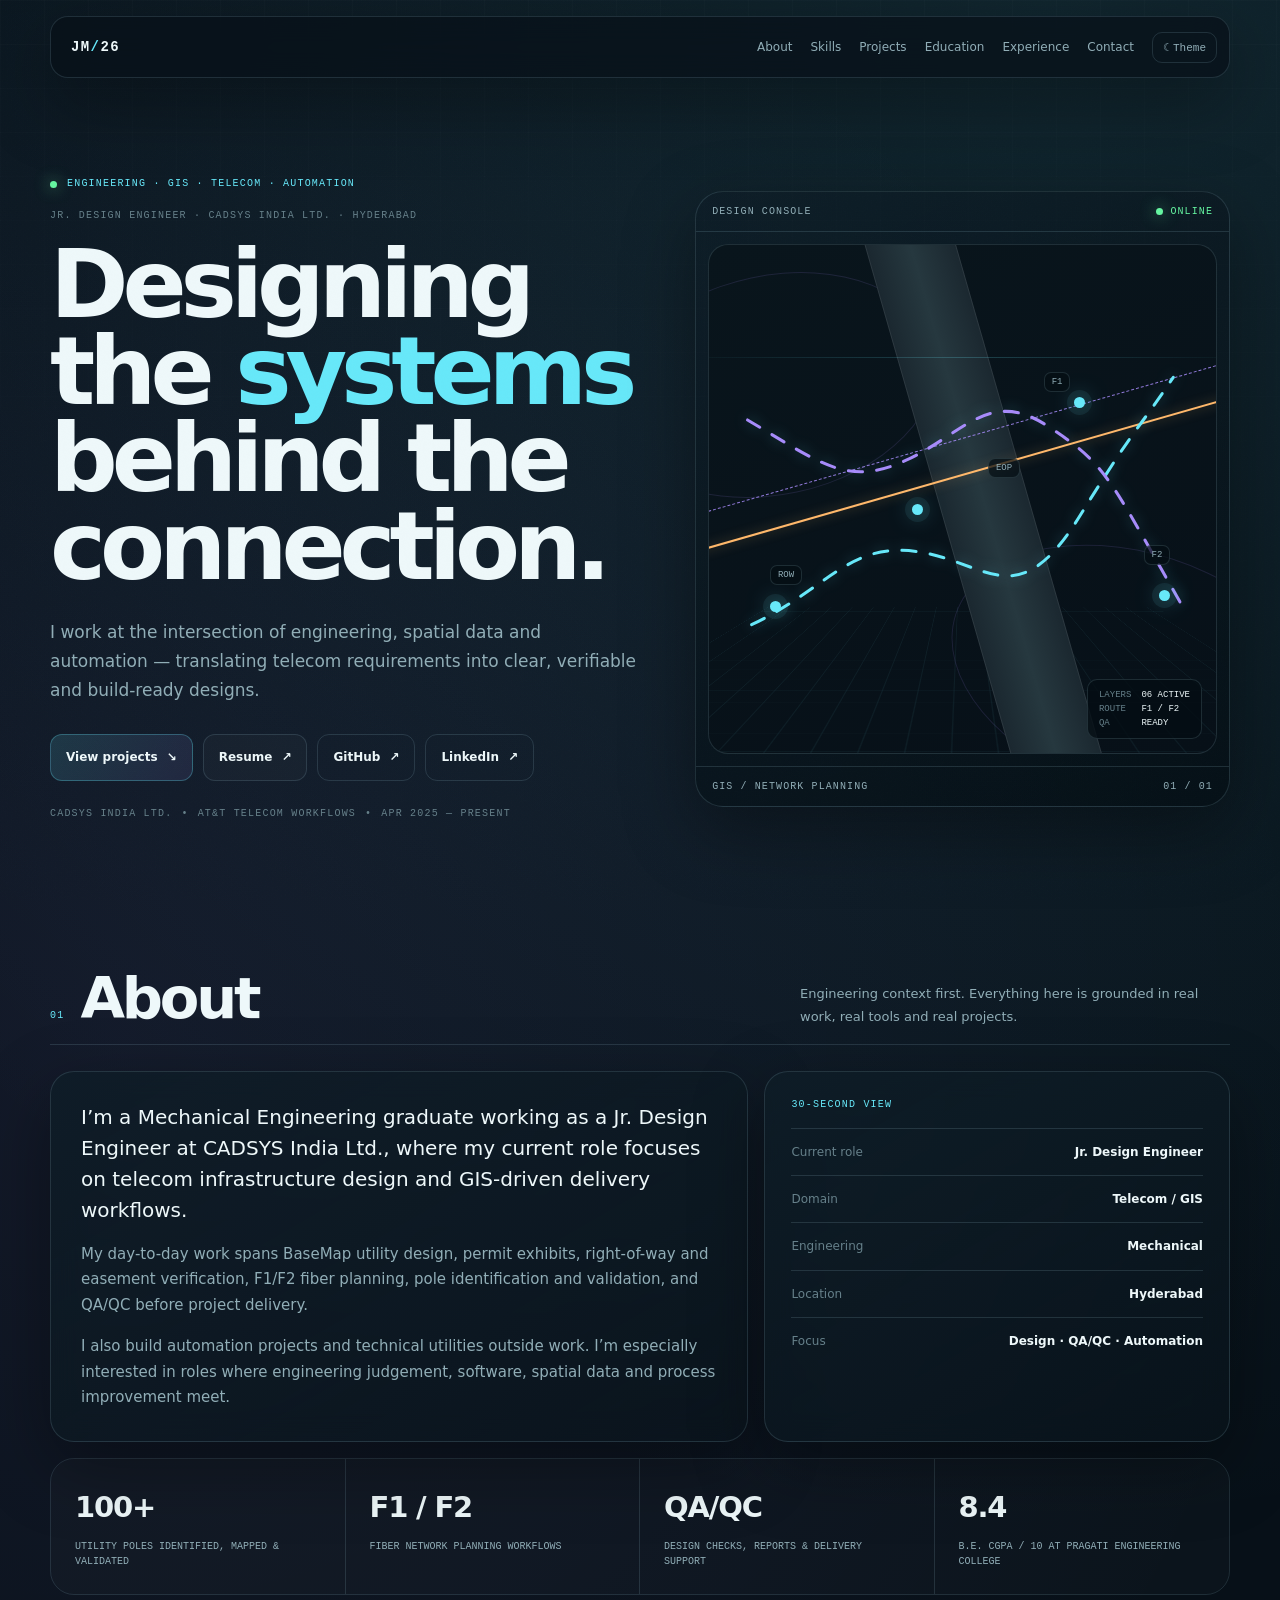
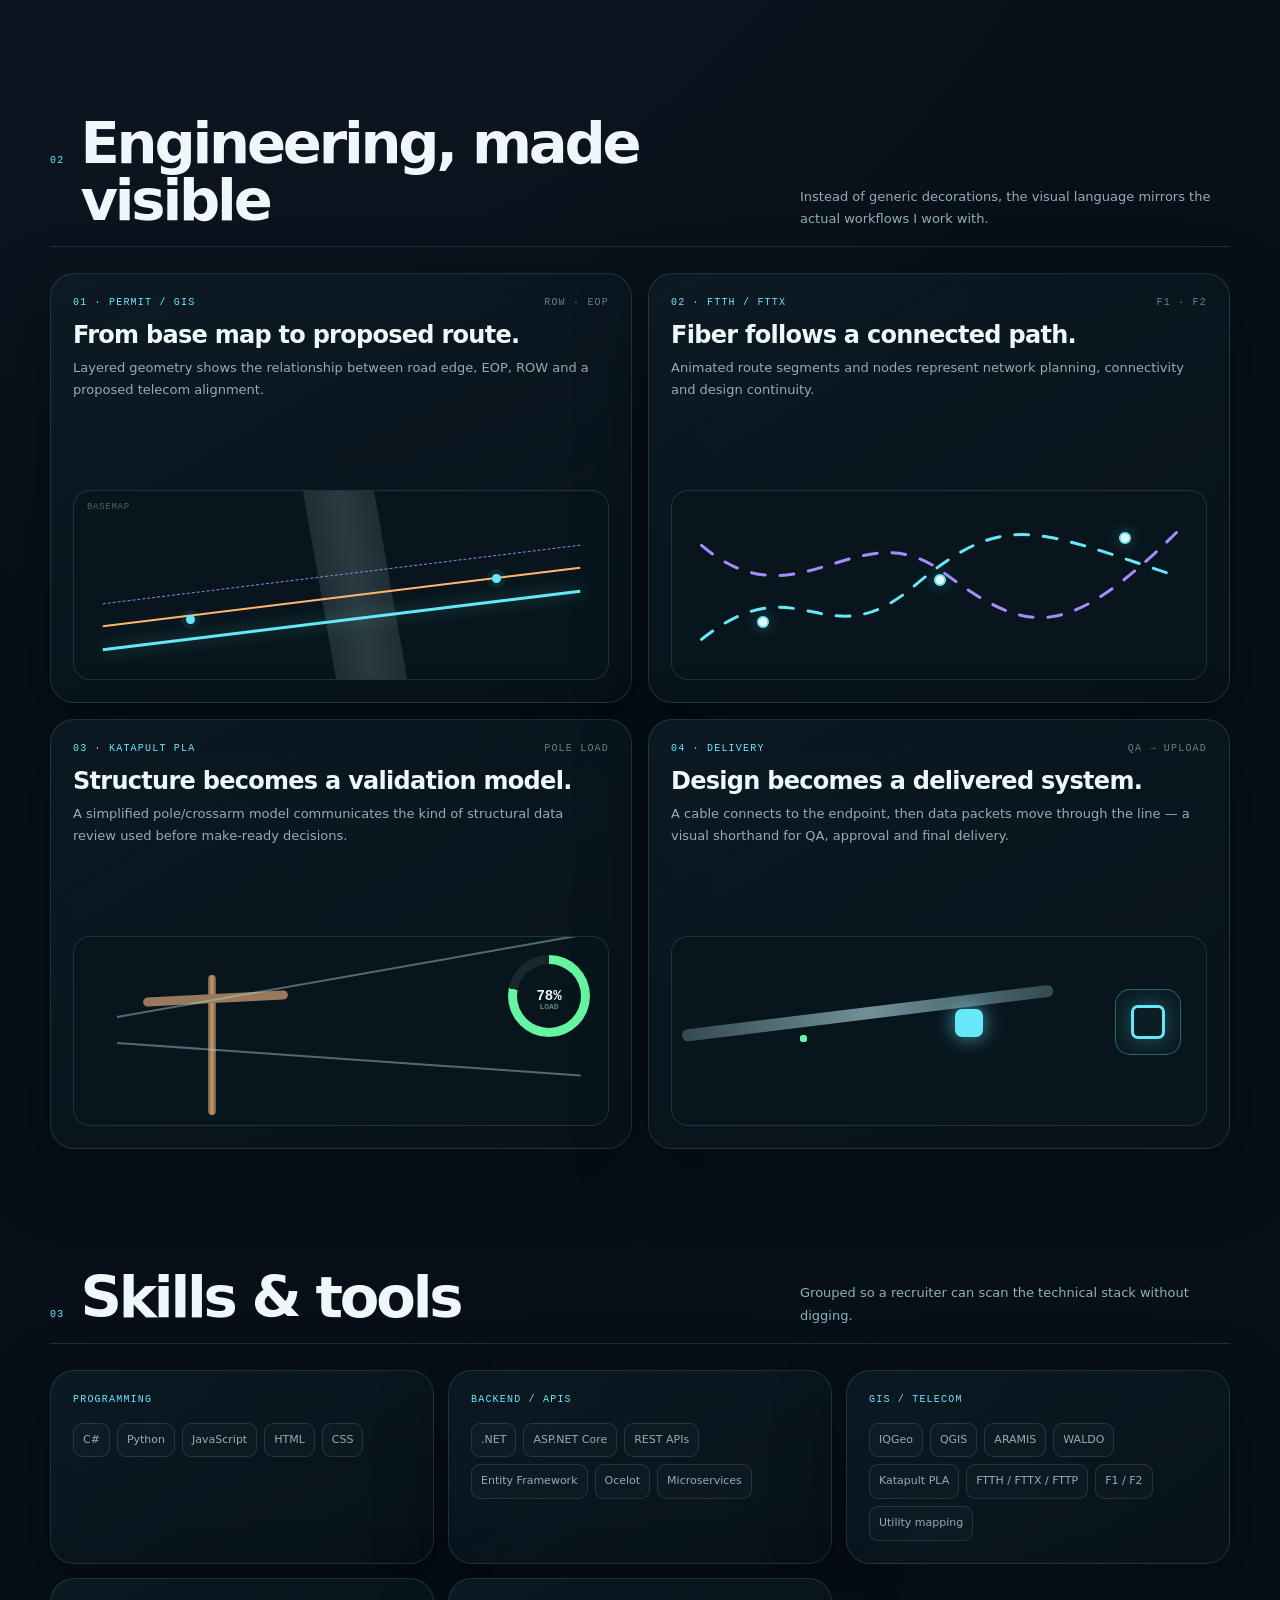
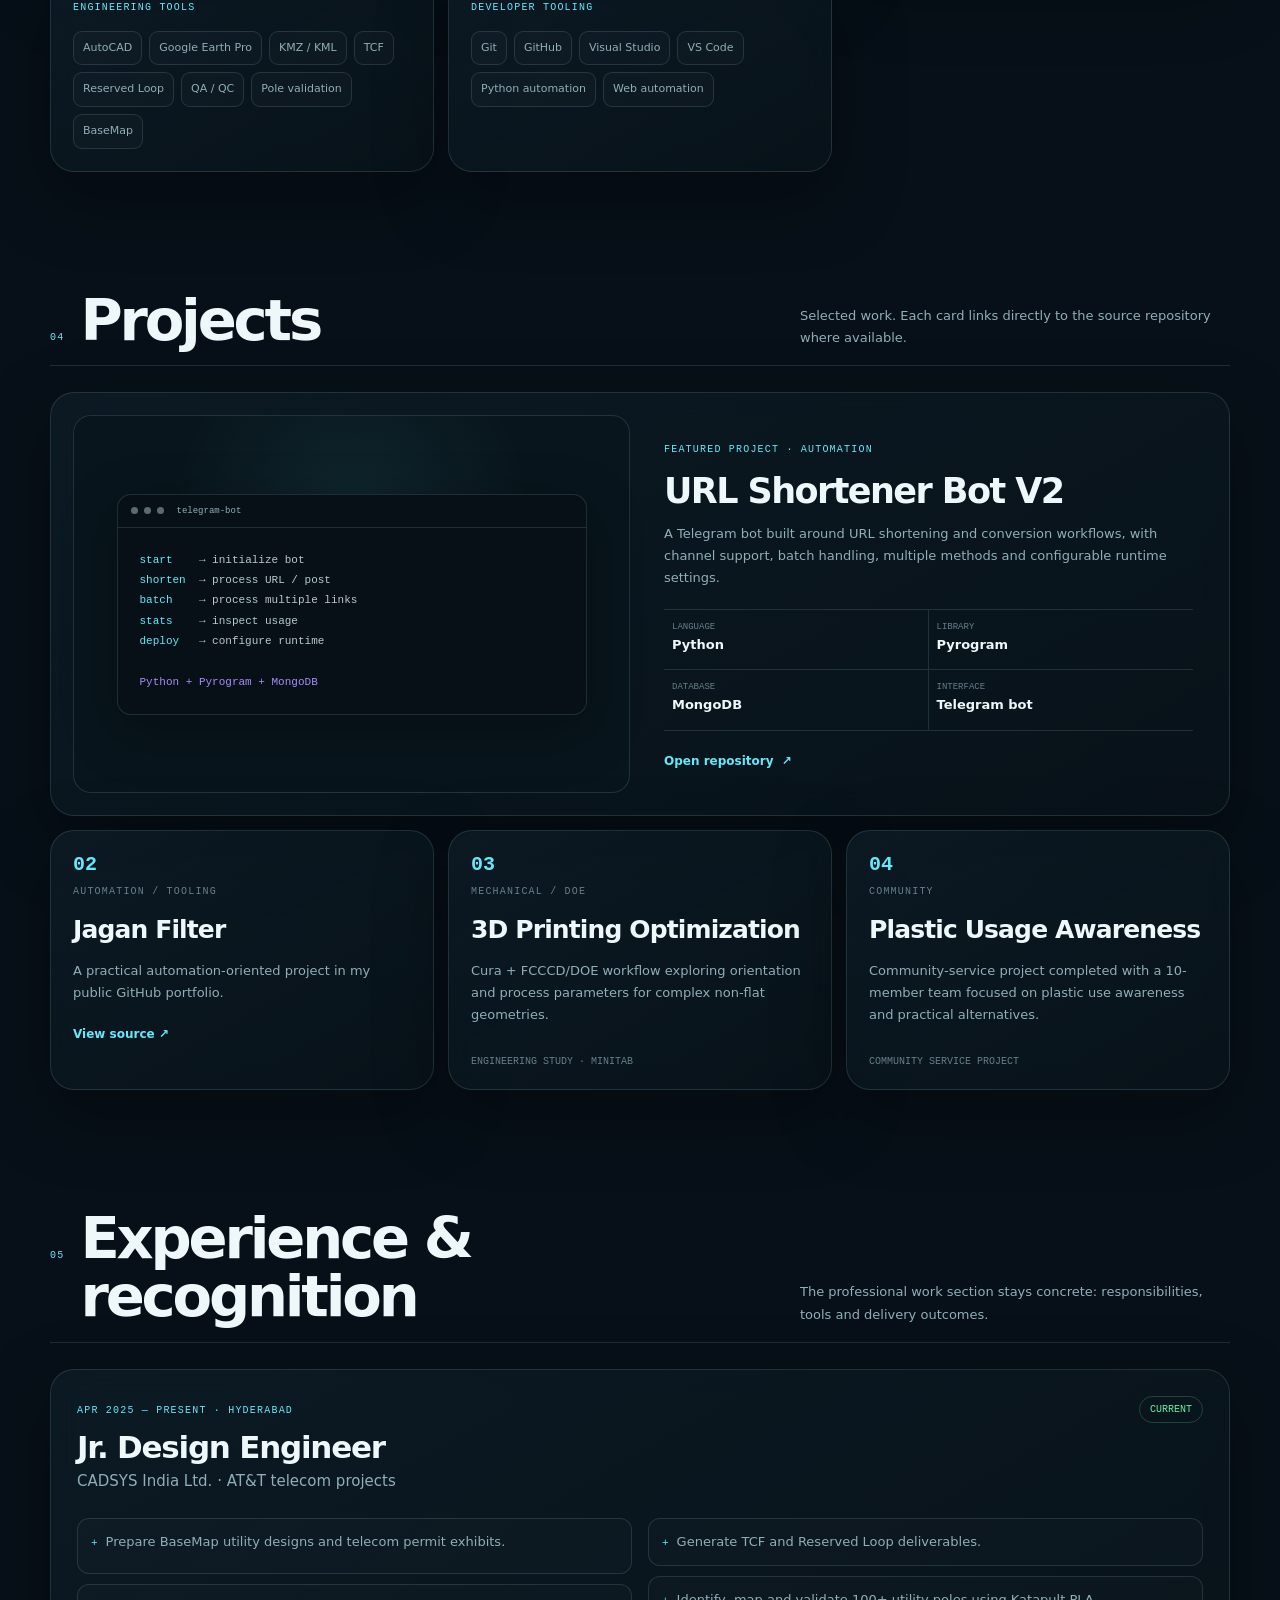
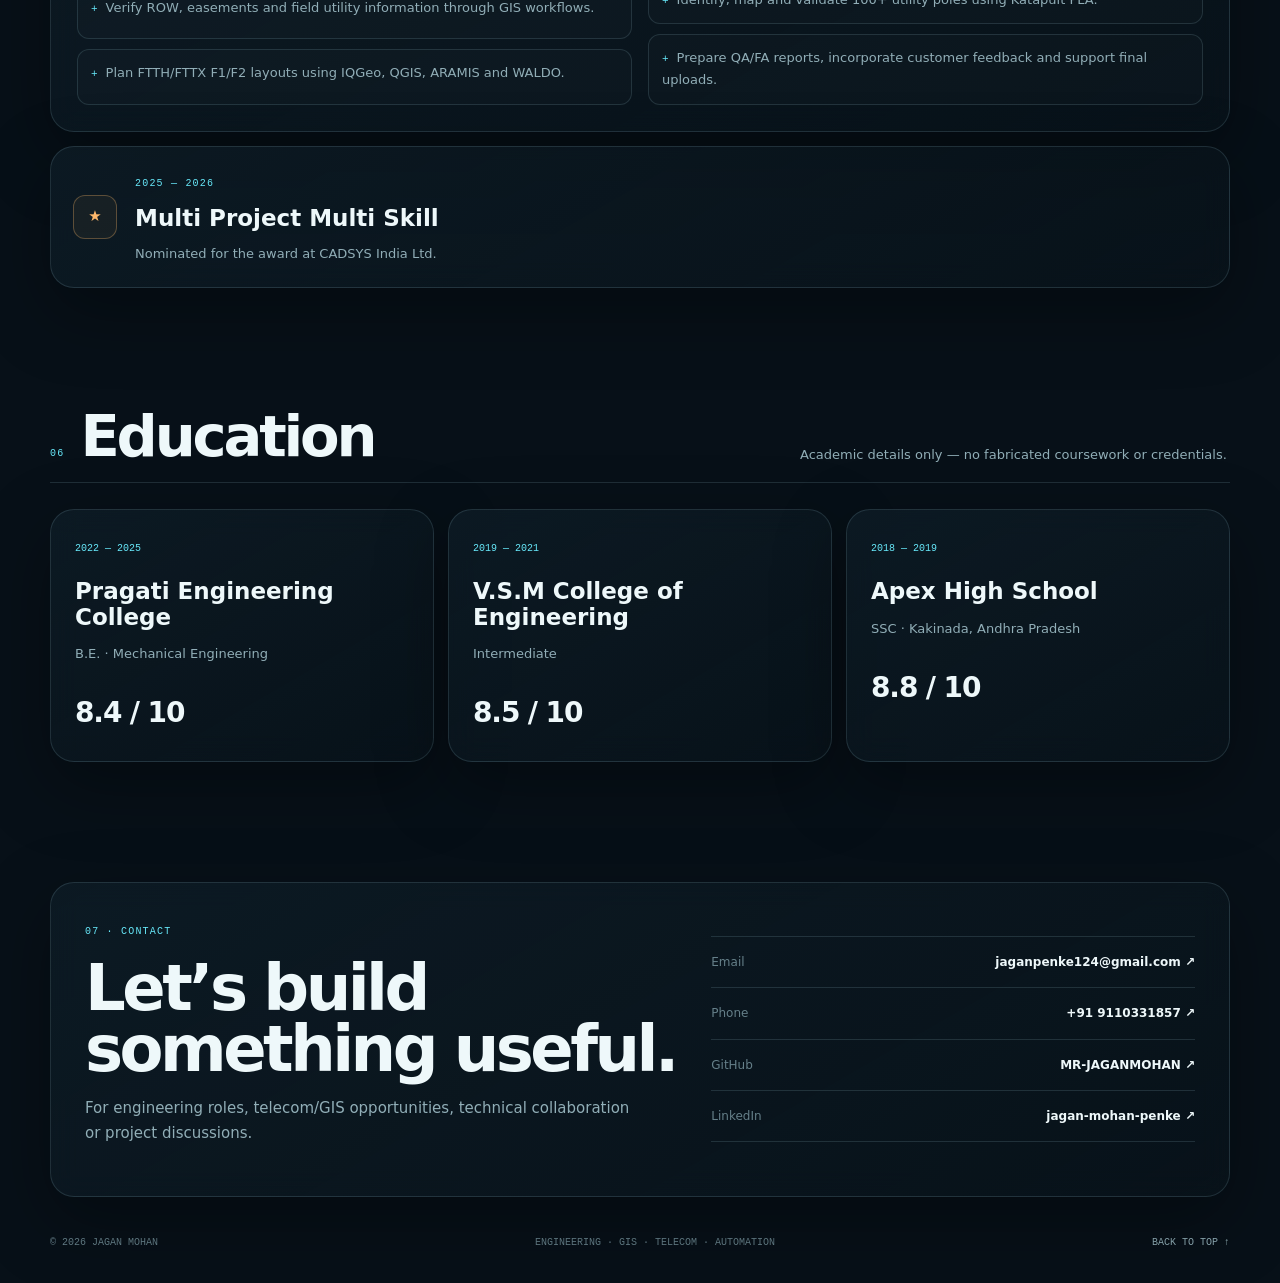
<file: index.html>
<!doctype html>
<html lang="en" data-theme="dark">
<head>
  <meta charset="utf-8">
  <meta name="viewport" content="width=device-width, initial-scale=1">
  <meta name="theme-color" content="#071018">
  <meta name="description" content="Jagan Mohan — Jr. Design Engineer working across telecom infrastructure, GIS, FTTH/FTTX, CAD, utility mapping and QA/QC.">
  <meta property="og:title" content="Jagan Mohan — Engineering & Technology Portfolio">
  <meta property="og:description" content="Engineering portfolio covering telecom design, GIS, automation, CAD, fiber network planning and technical projects.">
  <meta property="og:type" content="website">
  <meta property="og:url" content="https://mr-jaganmohan.github.io/portofolio/">
  <meta name="twitter:card" content="summary">
  <title>Jagan Mohan — Engineering & Technology Portfolio</title>
  <link rel="icon" href="assets/img/favicon.svg" type="image/svg+xml">
  <link rel="stylesheet" href="assets/css/style.css">
</head>
<body>
<a class="skip-link" href="#main">Skip to content</a>
<div class="page-noise" aria-hidden="true"></div>
<header class="site-header" id="home"><div class="container nav-wrap">
  <a class="brand" href="#home" aria-label="Jagan Mohan home"><span>JM</span><i>/</i>26</a>
  <button class="nav-toggle" type="button" aria-expanded="false" aria-controls="site-nav">Menu</button>
  <nav class="site-nav" id="site-nav" aria-label="Primary navigation">
    <a href="#about">About</a><a href="#skills">Skills</a><a href="#projects">Projects</a><a href="#education">Education</a><a href="#experience">Experience</a><a href="#contact">Contact</a>
    <button class="theme-toggle" type="button" aria-label="Switch theme" title="Switch theme"><span class="theme-icon">☾</span><span class="theme-label">Theme</span></button>
  </nav>
</div></header>
<main id="main">
<section class="hero container reveal">
  <div class="hero-copy">
    <div class="eyebrow"><span class="status-dot"></span> ENGINEERING · GIS · TELECOM · AUTOMATION</div>
    <p class="hero-kicker">Jr. Design Engineer · CADSYS India Ltd. · Hyderabad</p>
    <h1>Designing the <em>systems</em> behind the connection.</h1>
    <p class="hero-lead">I work at the intersection of engineering, spatial data and automation — translating telecom requirements into clear, verifiable and build-ready designs.</p>
    <div class="hero-actions"><a class="button button-primary" href="#projects">View projects <span>↘</span></a><a class="button button-secondary" href="mailto:jaganpenke124@gmail.com?subject=Resume%20request%20-%20Jagan%20Mohan">Resume <span>↗</span></a><a class="button button-ghost" href="https://github.com/MR-JAGANMOHAN" target="_blank" rel="noreferrer">GitHub <span>↗</span></a><a class="button button-ghost" href="https://www.linkedin.com/in/jagan-mohan-penke/" target="_blank" rel="noreferrer">LinkedIn <span>↗</span></a></div>
    <div class="hero-meta"><span>CADSYS India Ltd.</span><span>•</span><span>AT&amp;T telecom workflows</span><span>•</span><span>Apr 2025 — Present</span></div>
  </div>
  <aside class="engineering-console" aria-label="Interactive engineering visual">
    <div class="console-head"><span>DESIGN CONSOLE</span><b><i></i> ONLINE</b></div>
    <div class="console-body"><div class="map-grid"></div><div class="terrain terrain-one"></div><div class="terrain terrain-two"></div><div class="road-shape"></div><div class="line-eop"></div><div class="line-row"></div>
      <svg class="fiber-network" viewBox="0 0 500 380" role="img" aria-label="Animated telecom route diagram"><path class="fiber-path" d="M42 314 C118 278, 138 232, 206 242 S304 306, 365 208 S419 128, 458 70"></path><path class="fiber-path alt" d="M38 112 C112 156, 137 178, 194 152 S276 80, 334 118 S393 166, 466 294"></path></svg>
      <div class="console-node node-a"></div><div class="console-node node-b"></div><div class="console-node node-c"></div><div class="console-node node-d"></div>
      <span class="map-label label-row">ROW</span><span class="map-label label-eop">EOP</span><span class="map-label label-f1">F1</span><span class="map-label label-f2">F2</span><div class="scan-line"></div>
      <div class="console-readout"><span>LAYERS</span><b>06 ACTIVE</b><span>ROUTE</span><b>F1 / F2</b><span>QA</span><b>READY</b></div>
    </div>
    <div class="console-foot"><span>GIS / NETWORK PLANNING</span><span>01 / 01</span></div>
  </aside>
</section>
<section class="section container reveal" id="about"><div class="section-head"><div><span class="section-index">01</span><h2>About</h2></div><p>Engineering context first. Everything here is grounded in real work, real tools and real projects.</p></div>
  <div class="about-grid"><article class="panel about-main"><p class="lead-copy">I’m a Mechanical Engineering graduate working as a Jr. Design Engineer at CADSYS India Ltd., where my current role focuses on telecom infrastructure design and GIS-driven delivery workflows.</p><p>My day-to-day work spans BaseMap utility design, permit exhibits, right-of-way and easement verification, F1/F2 fiber planning, pole identification and validation, and QA/QC before project delivery.</p><p>I also build automation projects and technical utilities outside work. I’m especially interested in roles where engineering judgement, software, spatial data and process improvement meet.</p></article>
  <aside class="panel recruiter-card"><div class="card-cap">30-SECOND VIEW</div><div class="quick-row"><span>Current role</span><strong>Jr. Design Engineer</strong></div><div class="quick-row"><span>Domain</span><strong>Telecom / GIS</strong></div><div class="quick-row"><span>Engineering</span><strong>Mechanical</strong></div><div class="quick-row"><span>Location</span><strong>Hyderabad</strong></div><div class="quick-row"><span>Focus</span><strong>Design · QA/QC · Automation</strong></div></aside></div>
  <div class="stat-strip"><div><strong>100+</strong><span>utility poles identified, mapped &amp; validated</span></div><div><strong>F1 / F2</strong><span>fiber network planning workflows</span></div><div><strong>QA/QC</strong><span>design checks, reports &amp; delivery support</span></div><div><strong>8.4</strong><span>B.E. CGPA / 10 at Pragati Engineering College</span></div></div>
</section>
<section class="section container reveal" id="systems"><div class="section-head"><div><span class="section-index">02</span><h2>Engineering, made visible</h2></div><p>Instead of generic decorations, the visual language mirrors the actual workflows I work with.</p></div>
  <div class="workflow-grid">
    <article class="workflow-card panel"><div class="workflow-top"><span>01 · PERMIT / GIS</span><b>ROW · EOP</b></div><h3>From base map to proposed route.</h3><p>Layered geometry shows the relationship between road edge, EOP, ROW and a proposed telecom alignment.</p><div class="workflow-art permit-art"><span class="art-road"></span><span class="art-row"></span><span class="art-eop"></span><span class="art-route"></span><span class="art-cross c1"></span><span class="art-cross c2"></span></div></article>
    <article class="workflow-card panel"><div class="workflow-top"><span>02 · FTTH / FTTX</span><b>F1 · F2</b></div><h3>Fiber follows a connected path.</h3><p>Animated route segments and nodes represent network planning, connectivity and design continuity.</p><div class="workflow-art fiber-art"><svg viewBox="0 0 520 190" aria-hidden="true"><path d="M20 150 C120 70 144 173 235 96 S356 38 500 86"></path><path class="second" d="M20 55 C118 138 178 18 264 82 S388 152 500 42"></path></svg><i class="route-node n1"></i><i class="route-node n2"></i><i class="route-node n3"></i></div></article>
    <article class="workflow-card panel"><div class="workflow-top"><span>03 · KATAPULT PLA</span><b>POLE LOAD</b></div><h3>Structure becomes a validation model.</h3><p>A simplified pole/crossarm model communicates the kind of structural data review used before make-ready decisions.</p><div class="workflow-art pole-art"><div class="pole-shaft"></div><div class="crossarm"></div><div class="wire wire-one"></div><div class="wire wire-two"></div><div class="load-gauge"><strong>78%</strong><span>LOAD</span></div></div></article>
    <article class="workflow-card panel"><div class="workflow-top"><span>04 · DELIVERY</span><b>QA → UPLOAD</b></div><h3>Design becomes a delivered system.</h3><p>A cable connects to the endpoint, then data packets move through the line — a visual shorthand for QA, approval and final delivery.</p><div class="workflow-art delivery-art"><div class="endpoint-port"></div><div class="cable-line"></div><div class="plug-head"></div><span class="packet p1"></span><span class="packet p2"></span><span class="packet p3"></span></div></article>
  </div>
</section>
<section class="section container reveal" id="skills"><div class="section-head"><div><span class="section-index">03</span><h2>Skills &amp; tools</h2></div><p>Grouped so a recruiter can scan the technical stack without digging.</p></div>
  <div class="skills-layout"><article class="skill-group panel"><div class="card-cap">PROGRAMMING</div><div class="skill-list"><span>C#</span><span>Python</span><span>JavaScript</span><span>HTML</span><span>CSS</span></div></article><article class="skill-group panel"><div class="card-cap">BACKEND / APIS</div><div class="skill-list"><span>.NET</span><span>ASP.NET Core</span><span>REST APIs</span><span>Entity Framework</span><span>Ocelot</span><span>Microservices</span></div></article><article class="skill-group panel"><div class="card-cap">GIS / TELECOM</div><div class="skill-list"><span>IQGeo</span><span>QGIS</span><span>ARAMIS</span><span>WALDO</span><span>Katapult PLA</span><span>FTTH / FTTX / FTTP</span><span>F1 / F2</span><span>Utility mapping</span></div></article><article class="skill-group panel"><div class="card-cap">ENGINEERING TOOLS</div><div class="skill-list"><span>AutoCAD</span><span>Google Earth Pro</span><span>KMZ / KML</span><span>TCF</span><span>Reserved Loop</span><span>QA / QC</span><span>Pole validation</span><span>BaseMap</span></div></article><article class="skill-group panel"><div class="card-cap">DEVELOPER TOOLING</div><div class="skill-list"><span>Git</span><span>GitHub</span><span>Visual Studio</span><span>VS Code</span><span>Python automation</span><span>Web automation</span></div></article></div>
</section>
<section class="section container reveal" id="projects"><div class="section-head"><div><span class="section-index">04</span><h2>Projects</h2></div><p>Selected work. Each card links directly to the source repository where available.</p></div>
  <article class="featured panel"><div class="featured-visual"><div class="code-window"><div class="code-top"><span></span><span></span><span></span><b>telegram-bot</b></div><pre><code><span>start</span>    → initialize bot
<span>shorten</span>  → process URL / post
<span>batch</span>    → process multiple links
<span>stats</span>    → inspect usage
<span>deploy</span>   → configure runtime

<span class="accent-code">Python + Pyrogram + MongoDB</span></code></pre></div></div><div class="featured-copy"><span class="featured-label">FEATURED PROJECT · AUTOMATION</span><h3>URL Shortener Bot V2</h3><p>A Telegram bot built around URL shortening and conversion workflows, with channel support, batch handling, multiple methods and configurable runtime settings.</p><div class="feature-grid"><div><span>Language</span><strong>Python</strong></div><div><span>Library</span><strong>Pyrogram</strong></div><div><span>Database</span><strong>MongoDB</strong></div><div><span>Interface</span><strong>Telegram bot</strong></div></div><a class="text-link" href="https://github.com/MR-JAGANMOHAN/URL-Shortener-V2" target="_blank" rel="noreferrer">Open repository <span>↗</span></a></div></article>
  <div class="project-grid"><article class="project-card panel"><div class="project-no">02</div><span class="project-type">AUTOMATION / TOOLING</span><h3>Jagan Filter</h3><p>A practical automation-oriented project in my public GitHub portfolio.</p><a href="https://github.com/MR-JAGANMOHAN/Jagan-Filter" target="_blank" rel="noreferrer">View source ↗</a></article><article class="project-card panel"><div class="project-no">03</div><span class="project-type">MECHANICAL / DOE</span><h3>3D Printing Optimization</h3><p>Cura + FCCCD/DOE workflow exploring orientation and process parameters for complex non-flat geometries.</p><span class="project-note">Engineering study · Minitab</span></article><article class="project-card panel"><div class="project-no">04</div><span class="project-type">COMMUNITY</span><h3>Plastic Usage Awareness</h3><p>Community-service project completed with a 10-member team focused on plastic use awareness and practical alternatives.</p><span class="project-note">Community service project</span></article></div>
</section>
<section class="section container reveal" id="experience"><div class="section-head"><div><span class="section-index">05</span><h2>Experience &amp; recognition</h2></div><p>The professional work section stays concrete: responsibilities, tools and delivery outcomes.</p></div>
  <article class="experience-card panel"><div class="experience-head"><div><span class="experience-date">APR 2025 — PRESENT · HYDERABAD</span><h3>Jr. Design Engineer</h3><p>CADSYS India Ltd. · AT&amp;T telecom projects</p></div><span class="current-badge">CURRENT</span></div><div class="experience-columns"><ul><li>Prepare BaseMap utility designs and telecom permit exhibits.</li><li>Verify ROW, easements and field utility information through GIS workflows.</li><li>Plan FTTH/FTTX F1/F2 layouts using IQGeo, QGIS, ARAMIS and WALDO.</li></ul><ul><li>Generate TCF and Reserved Loop deliverables.</li><li>Identify, map and validate 100+ utility poles using Katapult PLA.</li><li>Prepare QA/FA reports, incorporate customer feedback and support final uploads.</li></ul></div></article>
  <div class="recognition panel"><div class="recognition-mark">★</div><div><span class="experience-date">2025 — 2026</span><h3>Multi Project Multi Skill</h3><p>Nominated for the award at CADSYS India Ltd.</p></div></div>
</section>
<section class="section container reveal" id="education"><div class="section-head"><div><span class="section-index">06</span><h2>Education</h2></div><p>Academic details only — no fabricated coursework or credentials.</p></div><div class="education-grid"><article class="education-card panel"><span>2022 — 2025</span><h3>Pragati Engineering College</h3><p>B.E. · Mechanical Engineering</p><strong>8.4 / 10</strong></article><article class="education-card panel"><span>2019 — 2021</span><h3>V.S.M College of Engineering</h3><p>Intermediate</p><strong>8.5 / 10</strong></article><article class="education-card panel"><span>2018 — 2019</span><h3>Apex High School</h3><p>SSC · Kakinada, Andhra Pradesh</p><strong>8.8 / 10</strong></article></div></section>
<section class="section container reveal" id="contact"><div class="contact panel"><div><span class="section-index">07 · CONTACT</span><h2>Let’s build something useful.</h2><p>For engineering roles, telecom/GIS opportunities, technical collaboration or project discussions.</p></div><div class="contact-links"><a href="mailto:jaganpenke124@gmail.com"><span>Email</span><strong>jaganpenke124@gmail.com ↗</strong></a><a href="tel:+919110331857"><span>Phone</span><strong>+91 9110331857 ↗</strong></a><a href="https://github.com/MR-JAGANMOHAN" target="_blank" rel="noreferrer"><span>GitHub</span><strong>MR-JAGANMOHAN ↗</strong></a><a href="https://www.linkedin.com/in/jagan-mohan-penke/" target="_blank" rel="noreferrer"><span>LinkedIn</span><strong>jagan-mohan-penke ↗</strong></a></div></div></section>
</main>
<footer class="site-footer container"><span>© <span data-year></span> Jagan Mohan</span><span>Engineering · GIS · Telecom · Automation</span><a href="#home">Back to top ↑</a></footer>
<script src="assets/js/main.js"></script>
</body>
</html>
</file>
<file: assets/css/style.css>
:root{--bg:#071018;--bg-soft:#0b1720;--panel:rgba(14,29,39,.76);--panel-2:rgba(16,33,44,.92);--line:rgba(175,228,238,.14);--line-strong:rgba(103,232,249,.34);--text:#eef8fa;--muted:#91aeb7;--dim:#66808a;--cyan:#67e8f9;--violet:#a78bfa;--green:#65f5a1;--orange:#ffb86b;--shadow:0 24px 70px rgba(0,0,0,.34);--radius:24px;color-scheme:dark}html[data-theme=light]{--bg:#f4f7f8;--bg-soft:#eaf0f2;--panel:rgba(255,255,255,.82);--panel-2:#fff;--line:rgba(17,42,52,.14);--line-strong:rgba(0,132,157,.3);--text:#10232b;--muted:#536d76;--dim:#738991;--cyan:#087f9a;--violet:#7459c7;--green:#188750;--orange:#bd721f;--shadow:0 18px 55px rgba(16,46,58,.12);color-scheme:light}*{box-sizing:border-box}html{scroll-behavior:smooth}body{margin:0;background:radial-gradient(circle at 82% 0,rgba(103,232,249,.1),transparent 25%),radial-gradient(circle at 10% 17%,rgba(167,139,250,.08),transparent 23%),var(--bg);color:var(--text);font:15px/1.7 Inter,ui-sans-serif,system-ui,-apple-system,BlinkMacSystemFont,"Segoe UI",sans-serif;overflow-x:hidden;-webkit-font-smoothing:antialiased}body:before{content:"";position:fixed;inset:0;pointer-events:none;background-image:linear-gradient(rgba(255,255,255,.025) 1px,transparent 1px),linear-gradient(90deg,rgba(255,255,255,.025) 1px,transparent 1px);background-size:44px 44px;mask-image:linear-gradient(to bottom,#000,transparent 78%);opacity:.7}body:has(.theme-toggle){}a{color:inherit;text-decoration:none}.container{width:min(1180px,calc(100% - 36px));margin-inline:auto}.skip-link{position:fixed;left:14px;top:-50px;z-index:99;padding:10px 14px;border-radius:10px;background:var(--text);color:var(--bg);transition:top .2s}.skip-link:focus{top:14px}.page-noise{position:fixed;inset:0;pointer-events:none;opacity:.025;background-image:url("data:image/svg+xml,%3Csvg xmlns='http://www.w3.org/2000/svg' width='120' height='120' viewBox='0 0 120 120'%3E%3Cfilter id='n'%3E%3CfeTurbulence type='fractalNoise' baseFrequency='.8' numOctaves='2' stitchTiles='stitch'/%3E%3C/filter%3E%3Crect width='100%25' height='100%25' filter='url(%23n)' opacity='.5'/%3E%3C/svg%3E")}.site-header{position:fixed;top:16px;left:0;right:0;z-index:30}.nav-wrap{min-height:62px;border:1px solid var(--line);background:color-mix(in srgb,var(--bg) 72%,transparent);backdrop-filter:blur(18px);border-radius:18px;display:flex;align-items:center;justify-content:space-between;padding:0 12px 0 20px;box-shadow:var(--shadow)}.brand{font:600 14px/1 ui-monospace,SFMono-Regular,Menlo,monospace;letter-spacing:.1em}.brand i{font-style:normal;color:var(--cyan)}.site-nav{display:flex;align-items:center;gap:18px}.site-nav a{font-size:12px;color:var(--muted);transition:color .2s,transform .2s}.site-nav a:hover{color:var(--text);transform:translateY(-1px)}.theme-toggle,.nav-toggle{border:1px solid var(--line);background:transparent;color:var(--muted);font:500 11px ui-monospace,SFMono-Regular,Menlo,monospace;border-radius:10px;padding:8px 10px;cursor:pointer}.theme-toggle:hover,.nav-toggle:hover{border-color:var(--line-strong);color:var(--text)}.nav-toggle{display:none}.hero{min-height:850px;padding-top:148px;display:grid;grid-template-columns:1.05fr .95fr;gap:54px;align-items:center}.eyebrow,.hero-kicker,.hero-meta,.section-index,.card-cap,.workflow-top,.featured-label,.project-type,.experience-date{font:500 10px/1.4 ui-monospace,SFMono-Regular,Menlo,monospace;letter-spacing:.12em;text-transform:uppercase}.eyebrow{display:flex;gap:10px;align-items:center;color:var(--cyan)}.status-dot,.console-head b i{width:7px;height:7px;border-radius:50%;background:var(--green);box-shadow:0 0 15px rgba(101,245,161,.7)}.hero-kicker{margin:18px 0 0;color:var(--dim)}.hero h1{font-size:clamp(3.8rem,7.4vw,7.2rem);line-height:.92;letter-spacing:-.065em;margin:18px 0 28px;max-width:850px}.hero h1 em{font-style:normal;color:var(--cyan)}.hero-lead{max-width:700px;font-size:17px;color:var(--muted)}.hero-actions{display:flex;flex-wrap:wrap;gap:10px;margin-top:30px}.button{display:inline-flex;align-items:center;gap:9px;padding:12px 15px;border-radius:12px;border:1px solid var(--line);font-size:12px;font-weight:600;transition:transform .2s,border-color .2s,background .2s}.button:hover{transform:translateY(-2px);border-color:var(--line-strong)}.button-primary{background:linear-gradient(120deg,rgba(103,232,249,.14),rgba(167,139,250,.1));border-color:rgba(103,232,249,.28)}.button-secondary{background:rgba(255,255,255,.025)}.button-ghost{background:transparent}.hero-meta{display:flex;gap:9px;flex-wrap:wrap;margin-top:26px;color:var(--dim)}.engineering-console{border:1px solid var(--line);background:linear-gradient(155deg,var(--panel),rgba(5,15,21,.8));border-radius:28px;box-shadow:var(--shadow);overflow:hidden}.console-head,.console-foot{display:flex;justify-content:space-between;padding:14px 16px;color:var(--muted);font:10px ui-monospace,SFMono-Regular,Menlo,monospace;letter-spacing:.11em}.console-head{border-bottom:1px solid var(--line)}.console-head b{display:flex;align-items:center;gap:7px;color:var(--green);font-weight:500}.console-body{position:relative;height:510px;margin:12px;border:1px solid var(--line);border-radius:20px;overflow:hidden;background:linear-gradient(160deg,#09151c,#071018)}.map-grid{position:absolute;inset:-12%;background-image:linear-gradient(rgba(103,232,249,.08) 1px,transparent 1px),linear-gradient(90deg,rgba(103,232,249,.08) 1px,transparent 1px);background-size:34px 34px;transform:perspective(520px) rotateX(58deg) scale(1.7);transform-origin:center bottom;opacity:.72}.terrain{position:absolute;border:1px solid rgba(167,139,250,.13);border-radius:50%}.terrain-one{width:330px;height:220px;left:-100px;top:30px;transform:rotate(-12deg)}.terrain-two{width:380px;height:240px;right:-110px;bottom:-40px;transform:rotate(18deg)}.road-shape{position:absolute;left:46%;top:-8%;width:88px;height:120%;transform:rotate(-16deg);background:linear-gradient(90deg,#1b2830,#26383f,#1b2830);border-inline:1px solid rgba(255,255,255,.08)}.line-eop,.line-row{position:absolute;left:-12%;width:124%;transform:rotate(-16deg)}.line-eop{top:45%;height:2px;background:var(--orange);box-shadow:0 0 12px rgba(255,184,107,.45)}.line-row{top:38%;border-top:1px dashed rgba(167,139,250,.85)}.fiber-network{position:absolute;inset:0;width:100%;height:100%}.fiber-path{fill:none;stroke:var(--cyan);stroke-width:3;stroke-linecap:round;stroke-dasharray:14 14;animation:dash 3.1s linear infinite;filter:drop-shadow(0 0 7px rgba(103,232,249,.35))}.fiber-path.alt{stroke:var(--violet);animation-duration:4.5s}.console-node{position:absolute;width:11px;height:11px;border-radius:50%;background:var(--cyan);box-shadow:0 0 0 7px rgba(103,232,249,.08),0 0 22px rgba(103,232,249,.6);animation:nodepulse 2s ease-in-out infinite}.node-a{left:12%;top:70%}.node-b{left:40%;top:51%;animation-delay:.35s}.node-c{left:72%;top:30%;animation-delay:.7s}.node-d{right:9%;top:68%;animation-delay:1s}.map-label{position:absolute;padding:4px 7px;border:1px solid var(--line);border-radius:7px;background:rgba(5,14,20,.72);color:var(--muted);font:9px ui-monospace,SFMono-Regular,Menlo,monospace}.label-row{left:12%;top:63%}.label-eop{left:55%;top:42%}.label-f1{left:66%;top:25%}.label-f2{right:9%;top:59%}.scan-line{position:absolute;left:-10%;top:22%;width:120%;height:1px;background:linear-gradient(90deg,transparent,var(--cyan),transparent);opacity:.22;animation:scan 4s ease-in-out infinite}.console-readout{position:absolute;right:14px;bottom:14px;display:grid;grid-template-columns:auto auto;gap:4px 10px;padding:10px 11px;border:1px solid var(--line);border-radius:10px;background:rgba(5,14,20,.78);font:9px ui-monospace,SFMono-Regular,Menlo,monospace}.console-readout span{color:var(--dim)}.console-readout b{color:var(--text);font-weight:500}.console-foot{border-top:1px solid var(--line)}.section{padding-top:120px}.section-head{display:grid;grid-template-columns:minmax(0,1fr) minmax(280px,430px);gap:30px;align-items:end;padding-bottom:16px;border-bottom:1px solid var(--line)}.section-head>div{display:flex;gap:16px;align-items:baseline}.section-index{color:var(--cyan)}.section h2{font-size:clamp(2.1rem,4.5vw,4.1rem);letter-spacing:-.055em;line-height:1;margin:0}.section-head p{margin:0;color:var(--muted);font-size:13px}.about-grid{display:grid;grid-template-columns:1.2fr .8fr;gap:16px;margin-top:26px}.panel{border:1px solid var(--line);background:linear-gradient(150deg,var(--panel),rgba(9,20,27,.56));border-radius:var(--radius);box-shadow:var(--shadow);backdrop-filter:blur(14px)}.about-main{padding:30px}.about-main p{margin:0 0 16px;color:var(--muted)}.about-main p:last-child{margin-bottom:0}.about-main .lead-copy{font-size:20px;line-height:1.55;color:var(--text)}.recruiter-card{padding:26px}.card-cap{color:var(--cyan);margin-bottom:16px}.quick-row{display:flex;justify-content:space-between;gap:16px;padding:13px 0;border-top:1px solid var(--line);font-size:12px}.quick-row span{color:var(--dim)}.quick-row strong{font-weight:600;text-align:right}.stat-strip{display:grid;grid-template-columns:repeat(4,1fr);margin-top:16px;border:1px solid var(--line);border-radius:var(--radius);overflow:hidden}.stat-strip>div{padding:24px;border-right:1px solid var(--line);background:rgba(255,255,255,.015)}.stat-strip>div:last-child{border-right:0}.stat-strip strong{display:block;font-size:29px;letter-spacing:-.04em}.stat-strip span{display:block;color:var(--muted);font:10px/1.55 ui-monospace,SFMono-Regular,Menlo,monospace;text-transform:uppercase;margin-top:7px}.workflow-grid{display:grid;grid-template-columns:repeat(2,1fr);gap:16px;margin-top:26px}.workflow-card{padding:22px;min-height:430px;position:relative;overflow:hidden;transition:transform .28s,border-color .28s}.workflow-card:hover,.project-card:hover,.skill-group:hover,.education-card:hover{transform:translateY(-4px);border-color:var(--line-strong)}.workflow-top{display:flex;justify-content:space-between;gap:12px;color:var(--cyan)}.workflow-top b{color:var(--dim);font-weight:500}.workflow-card h3{font-size:24px;line-height:1.12;letter-spacing:-.03em;margin:12px 0 8px}.workflow-card>p{margin:0;color:var(--muted);font-size:13px;max-width:520px}.workflow-art{position:absolute;left:22px;right:22px;bottom:22px;height:190px;border:1px solid var(--line);border-radius:17px;overflow:hidden;background:#08151c}.permit-art:before{content:"BASEMAP";position:absolute;left:13px;top:11px;color:#49656e;font:9px ui-monospace,SFMono-Regular,Menlo,monospace;letter-spacing:.08em}.art-road{position:absolute;width:70px;height:120%;left:46%;top:-10%;background:linear-gradient(90deg,#202e34,#2a3a40,#202e34);transform:rotate(-10deg)}.art-eop,.art-row,.art-route{position:absolute;left:5%;right:5%;transform:rotate(-7deg)}.art-eop{top:56%;height:2px;background:var(--orange)}.art-row{top:44%;border-top:1px dashed rgba(167,139,250,.9)}.art-route{top:68%;height:3px;background:var(--cyan);box-shadow:0 0 16px rgba(103,232,249,.45);animation:routeflow 3s linear infinite}.art-cross{position:absolute;width:9px;height:9px;border-radius:50%;background:var(--cyan);box-shadow:0 0 0 5px rgba(103,232,249,.08)}.c1{left:21%;top:66%}.c2{right:20%;top:44%}.fiber-art svg{position:absolute;inset:0;width:100%;height:100%}.fiber-art path{fill:none;stroke:var(--cyan);stroke-width:3;stroke-linecap:round;stroke-dasharray:14 15;animation:dash 2.7s linear infinite}.fiber-art .second{stroke:var(--violet);animation-duration:4s}.route-node{position:absolute;width:12px;height:12px;border-radius:50%;background:var(--text);border:2px solid var(--cyan);box-shadow:0 0 15px rgba(103,232,249,.4)}.fiber-art .n1{left:16%;bottom:27%}.fiber-art .n2{left:49%;top:44%}.fiber-art .n3{right:14%;top:22%}.pole-shaft{position:absolute;width:8px;height:140px;left:25%;bottom:10px;background:linear-gradient(90deg,#745b46,#c59b6d,#6e5745);border-radius:4px}.crossarm{position:absolute;width:145px;height:9px;left:13%;bottom:122px;background:#98795a;border-radius:5px;transform:rotate(-3deg)}.wire{position:absolute;left:8%;right:5%;height:2px;background:rgba(169,211,219,.45);transform-origin:left}.wire-one{top:42%;transform:rotate(-10deg)}.wire-two{top:56%;transform:rotate(4deg)}.load-gauge{position:absolute;right:18px;top:18px;width:82px;height:82px;border-radius:50%;background:conic-gradient(var(--green) 0 78%,rgba(255,255,255,.08) 78%);display:grid;place-items:center}.load-gauge:before{content:"";position:absolute;inset:9px;background:#08151c;border-radius:50%}.load-gauge strong,.load-gauge span{position:relative;z-index:1;font:600 14px ui-monospace,SFMono-Regular,Menlo,monospace}.load-gauge span{display:block;font-size:8px;color:var(--dim);margin-top:20px;position:absolute}.endpoint-port{position:absolute;right:25px;top:52px;width:66px;height:66px;border-radius:15px;border:1px solid rgba(103,232,249,.35);display:grid;place-items:center;background:rgba(103,232,249,.04)}.endpoint-port:before{content:"";width:28px;height:28px;border:3px solid var(--cyan);border-radius:7px;box-shadow:0 0 18px rgba(103,232,249,.28)}.cable-line{position:absolute;left:10px;top:93px;width:70%;height:12px;border-radius:999px;background:linear-gradient(90deg,#344a52,#719099,#344a52);transform:rotate(-7deg);transform-origin:left center}.plug-head{position:absolute;left:53%;top:72px;width:28px;height:28px;border-radius:7px;background:var(--cyan);box-shadow:0 0 20px rgba(103,232,249,.7);animation:plug 2.2s ease-in-out infinite}.packet{position:absolute;width:7px;height:7px;border-radius:50%;background:var(--green);top:98px;left:24%;animation:packet 2s linear infinite}.p2{animation-delay:.65s}.p3{animation-delay:1.3s}.skills-layout{display:grid;grid-template-columns:repeat(3,1fr);gap:14px;margin-top:26px}.skill-group{padding:22px;transition:transform .28s,border-color .28s}.skill-list{display:flex;flex-wrap:wrap;gap:7px}.skill-list span{padding:7px 9px;border:1px solid var(--line);border-radius:9px;background:rgba(255,255,255,.02);font-size:11px;color:var(--muted)}.featured{display:grid;grid-template-columns:1fr 1fr;gap:20px;margin-top:26px;padding:22px}.featured-visual{min-height:310px;display:grid;place-items:center;border:1px solid var(--line);border-radius:18px;background:radial-gradient(circle at 50% 25%,rgba(103,232,249,.08),transparent 45%),#08151c}.code-window{width:min(470px,90%);border:1px solid var(--line);border-radius:14px;overflow:hidden;background:#071017;box-shadow:0 16px 55px rgba(0,0,0,.3)}.code-top{display:flex;align-items:center;gap:6px;padding:11px 13px;border-bottom:1px solid var(--line);font:9px ui-monospace,SFMono-Regular,Menlo,monospace;color:var(--dim)}.code-top span{width:7px;height:7px;border-radius:50%;background:#5b6970}.code-top b{margin-left:7px;color:var(--muted);font-weight:500}.code-window pre{margin:0;padding:22px;font:11px/1.85 ui-monospace,SFMono-Regular,Menlo,monospace;color:#b6c9cf;overflow:auto}.code-window code span{color:var(--cyan)}.code-window .accent-code{color:var(--violet)}.featured-copy{padding:20px 14px}.featured-label{color:var(--cyan)}.featured-copy h3{font-size:35px;line-height:1.05;letter-spacing:-.045em;margin:12px 0}.featured-copy p{color:var(--muted);font-size:13px}.feature-grid{display:grid;grid-template-columns:1fr 1fr;border-top:1px solid var(--line);margin-top:20px}.feature-grid div{padding:12px 8px;border-bottom:1px solid var(--line)}.feature-grid div:nth-child(odd){border-right:1px solid var(--line)}.feature-grid span{display:block;color:var(--dim);font:9px ui-monospace,SFMono-Regular,Menlo,monospace;text-transform:uppercase}.feature-grid strong{font-size:13px}.text-link,.project-card a{display:inline-flex;gap:8px;margin-top:20px;color:var(--cyan);font-size:12px;font-weight:600}.project-grid{display:grid;grid-template-columns:repeat(3,1fr);gap:14px;margin-top:14px}.project-card{padding:22px;min-height:260px;display:flex;flex-direction:column;transition:transform .28s,border-color .28s}.project-no{font:600 20px ui-monospace,SFMono-Regular,Menlo,monospace;color:var(--cyan)}.project-type{color:var(--dim);margin-top:9px}.project-card h3{font-size:25px;letter-spacing:-.035em;margin:10px 0 8px}.project-card p{color:var(--muted);font-size:13px;margin:0}.project-note{margin-top:auto;color:var(--dim);font:10px ui-monospace,SFMono-Regular,Menlo,monospace;text-transform:uppercase}.experience-card{padding:26px;margin-top:26px}.experience-head{display:flex;justify-content:space-between;gap:20px}.experience-date{color:var(--cyan)}.experience-head h3{font-size:31px;line-height:1.05;letter-spacing:-.04em;margin:10px 0 5px}.experience-head p{margin:0;color:var(--muted)}.current-badge{align-self:start;padding:7px 10px;border:1px solid rgba(101,245,161,.22);border-radius:999px;color:var(--green);font:10px ui-monospace,SFMono-Regular,Menlo,monospace}.experience-columns{display:grid;grid-template-columns:1fr 1fr;gap:16px;margin-top:24px}.experience-columns ul{margin:0;padding:0;list-style:none;display:grid;gap:10px}.experience-columns li{padding:12px 13px;border:1px solid var(--line);border-radius:12px;color:var(--muted);font-size:13px;background:rgba(255,255,255,.015)}.experience-columns li:before{content:"+";color:var(--cyan);font:11px ui-monospace,SFMono-Regular,Menlo,monospace;margin-right:8px}.recognition{display:flex;gap:18px;align-items:center;padding:22px;margin-top:14px}.recognition-mark{width:44px;height:44px;border:1px solid rgba(255,184,107,.3);border-radius:12px;display:grid;place-items:center;color:var(--orange);background:rgba(255,184,107,.05)}.recognition h3{margin:5px 0;font-size:23px}.recognition p{margin:0;color:var(--muted);font-size:13px}.education-grid{display:grid;grid-template-columns:repeat(3,1fr);gap:14px;margin-top:26px}.education-card{padding:24px;min-height:210px;transition:transform .28s,border-color .28s}.education-card>span{color:var(--cyan);font:10px ui-monospace,SFMono-Regular,Menlo,monospace}.education-card h3{font-size:23px;line-height:1.1;margin:20px 0 7px}.education-card p{color:var(--muted);font-size:13px}.education-card strong{display:block;margin-top:24px;font-size:28px;letter-spacing:-.04em}.contact{padding:34px;display:grid;grid-template-columns:1.1fr .9fr;gap:35px;align-items:center}.contact h2{font-size:clamp(2.6rem,5vw,5rem);line-height:.95;letter-spacing:-.055em;margin:16px 0}.contact p{max-width:560px;color:var(--muted)}.contact-links{display:grid}.contact-links a{padding:15px 0;border-top:1px solid var(--line);display:flex;justify-content:space-between;gap:15px;font-size:12px}.contact-links a:last-child{border-bottom:1px solid var(--line)}.contact-links span{color:var(--dim)}.contact-links strong{font-weight:600;text-align:right}.site-footer{padding:40px 0 35px;display:flex;justify-content:space-between;gap:15px;color:var(--dim);font:10px ui-monospace,SFMono-Regular,Menlo,monospace;text-transform:uppercase}.site-footer a{color:var(--muted)}.reveal{opacity:0;transform:translateY(20px);transition:opacity .7s ease,transform .7s ease}.reveal.is-visible{opacity:1;transform:none}@keyframes dash{to{stroke-dashoffset:-90}}@keyframes nodepulse{50%{transform:scale(1.18);box-shadow:0 0 0 9px rgba(103,232,249,.05),0 0 28px rgba(103,232,249,.7)}}@keyframes scan{0%,100%{transform:translateY(0);opacity:.05}50%{transform:translateY(290px);opacity:.32}}@keyframes routeflow{to{background-position:200px 0;filter:brightness(1.2)}}@keyframes plug{0%,100%{transform:translateX(0)}50%{transform:translateX(24px)}}@keyframes packet{0%{transform:translateX(0);opacity:0}15%{opacity:1}100%{transform:translateX(210px);opacity:0}}@media(max-width:980px){.hero{grid-template-columns:1fr;min-height:0;padding-top:125px}.engineering-console{max-width:780px}.section-head{grid-template-columns:1fr}.about-grid{grid-template-columns:1fr}.stat-strip{grid-template-columns:1fr 1fr}.workflow-grid,.featured{grid-template-columns:1fr}.skills-layout{grid-template-columns:1fr 1fr}.project-grid,.education-grid{grid-template-columns:1fr 1fr}.contact{grid-template-columns:1fr}.site-nav{position:absolute;top:72px;left:18px;right:18px;display:none;flex-direction:column;align-items:stretch;padding:14px;border:1px solid var(--line);background:var(--panel-2);border-radius:15px}.site-nav.open{display:flex}.site-nav a{padding:8px 4px}.nav-toggle{display:block}.theme-toggle{margin-top:5px}}@media(max-width:640px){.container{width:min(100% - 24px,1180px)}.hero{padding-top:108px}.hero h1{font-size:clamp(3.2rem,14vw,5.1rem)}.hero-actions .button{flex:1 1 auto;justify-content:center}.console-body{height:420px}.stat-strip,.skills-layout,.project-grid,.education-grid{grid-template-columns:1fr}.stat-strip>div{border-right:0;border-bottom:1px solid var(--line)}.stat-strip>div:last-child{border-bottom:0}.workflow-grid{grid-template-columns:1fr}.workflow-card{min-height:410px}.experience-columns{grid-template-columns:1fr}.experience-head{flex-direction:column}.contact{padding:24px}.contact-links a{flex-direction:column;gap:4px}.contact-links strong{text-align:left}.site-footer{flex-direction:column}.theme-label{display:none}}@media(prefers-reduced-motion:reduce){html{scroll-behavior:auto}*,*::before,*::after{animation-duration:.001ms!important;animation-iteration-count:1!important;transition-duration:.001ms!important}.reveal{opacity:1;transform:none}}
</file>
